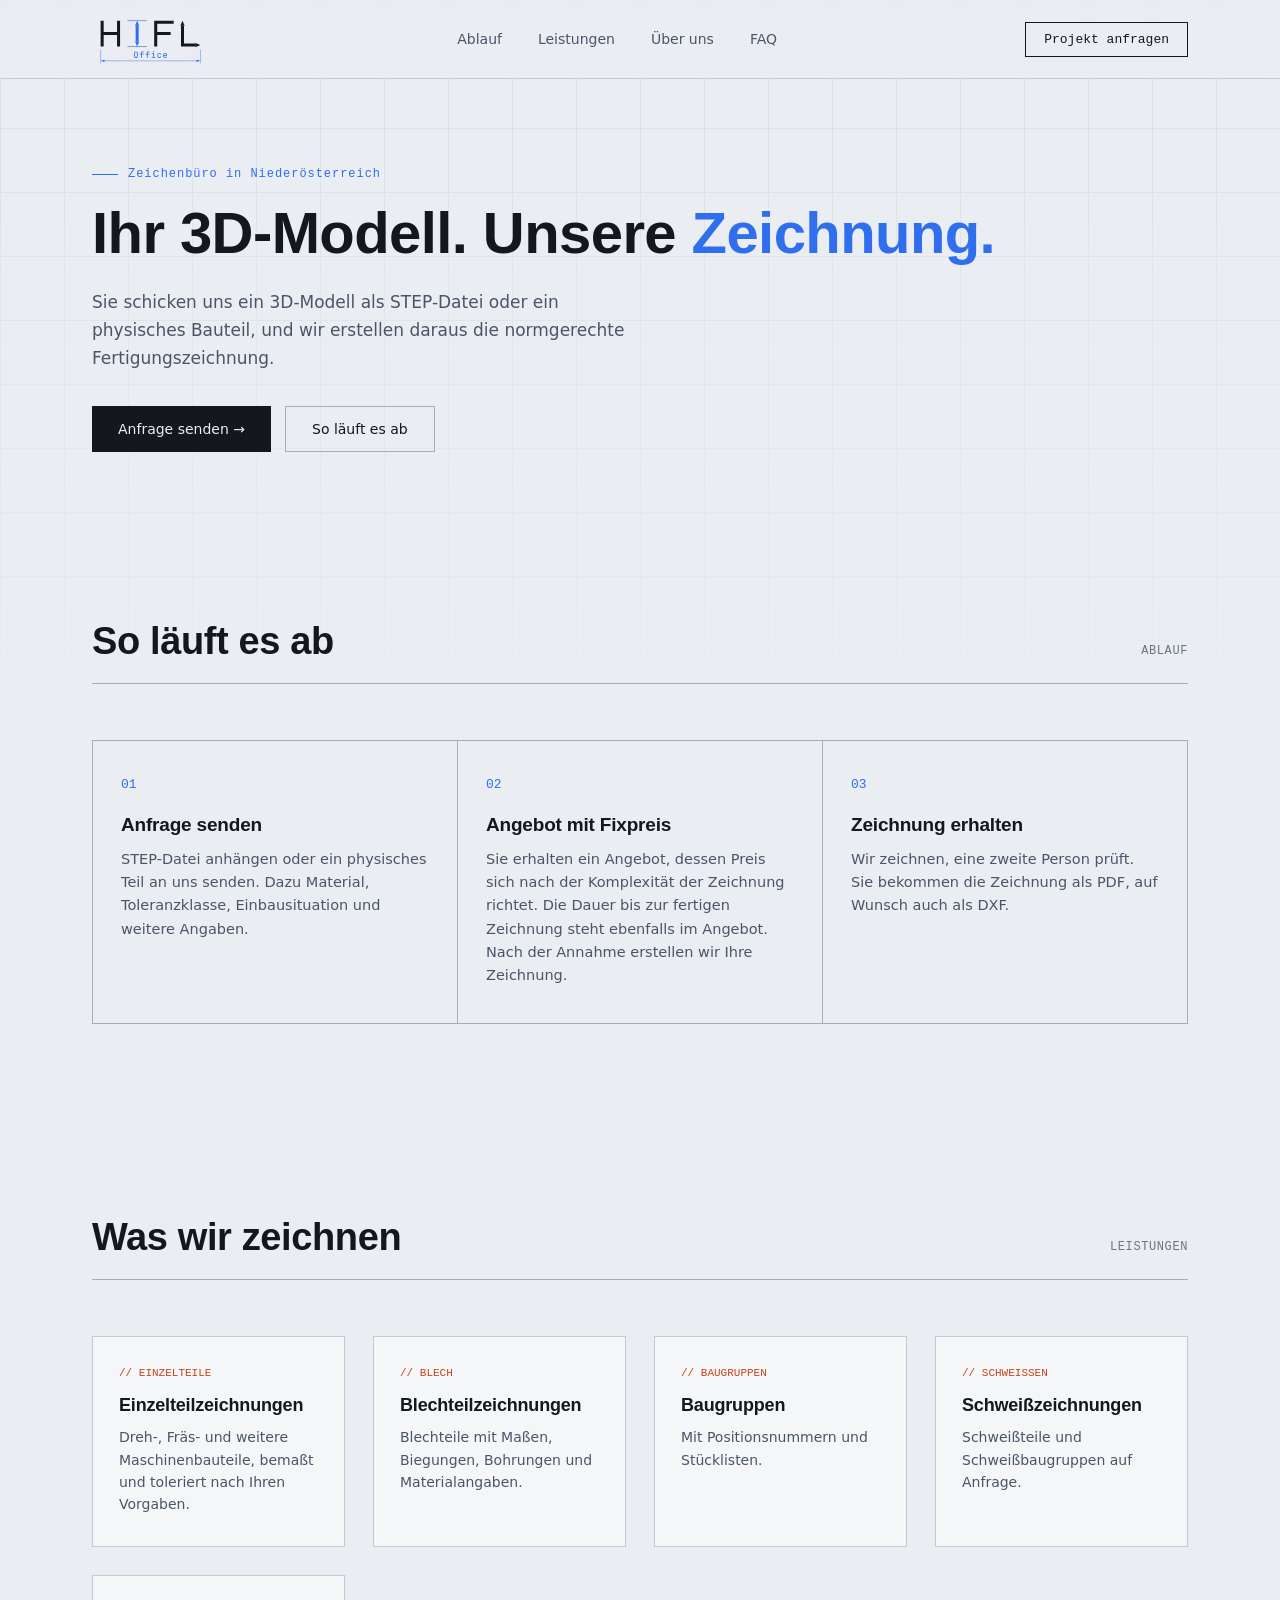
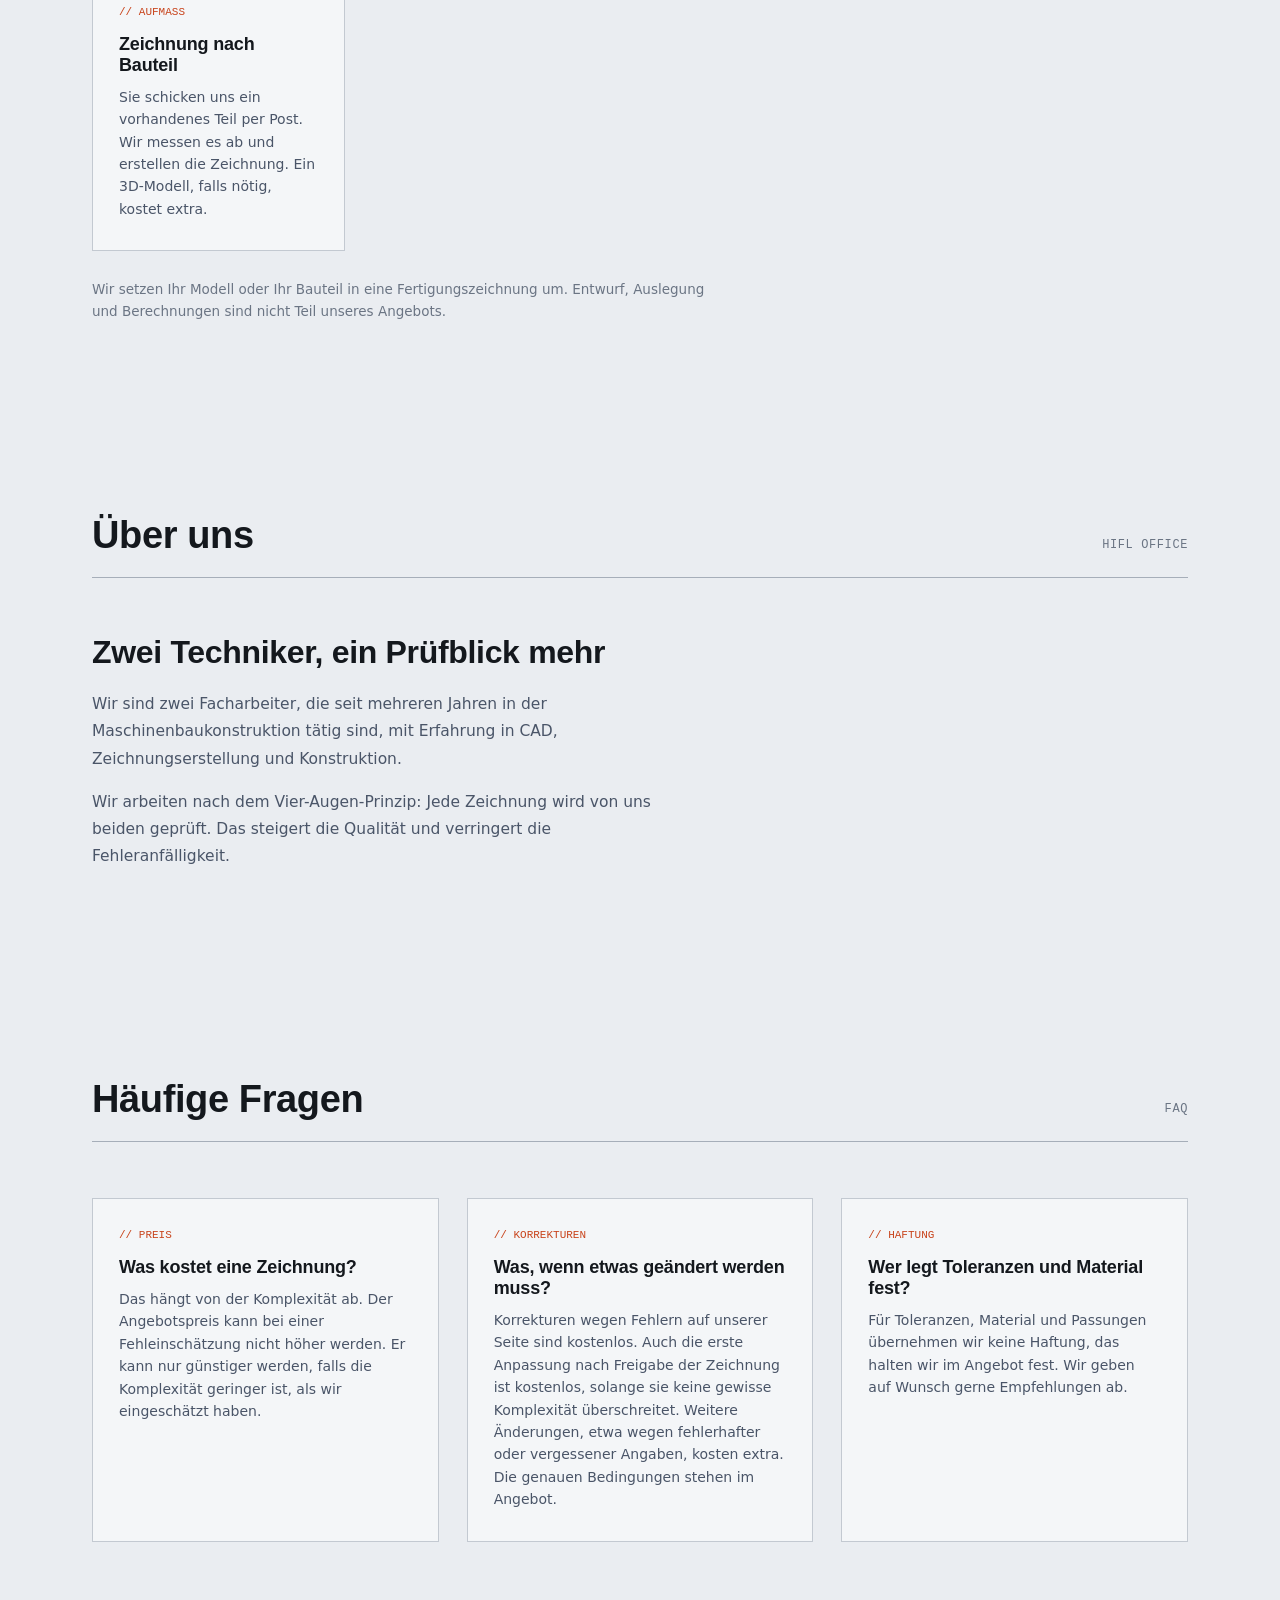
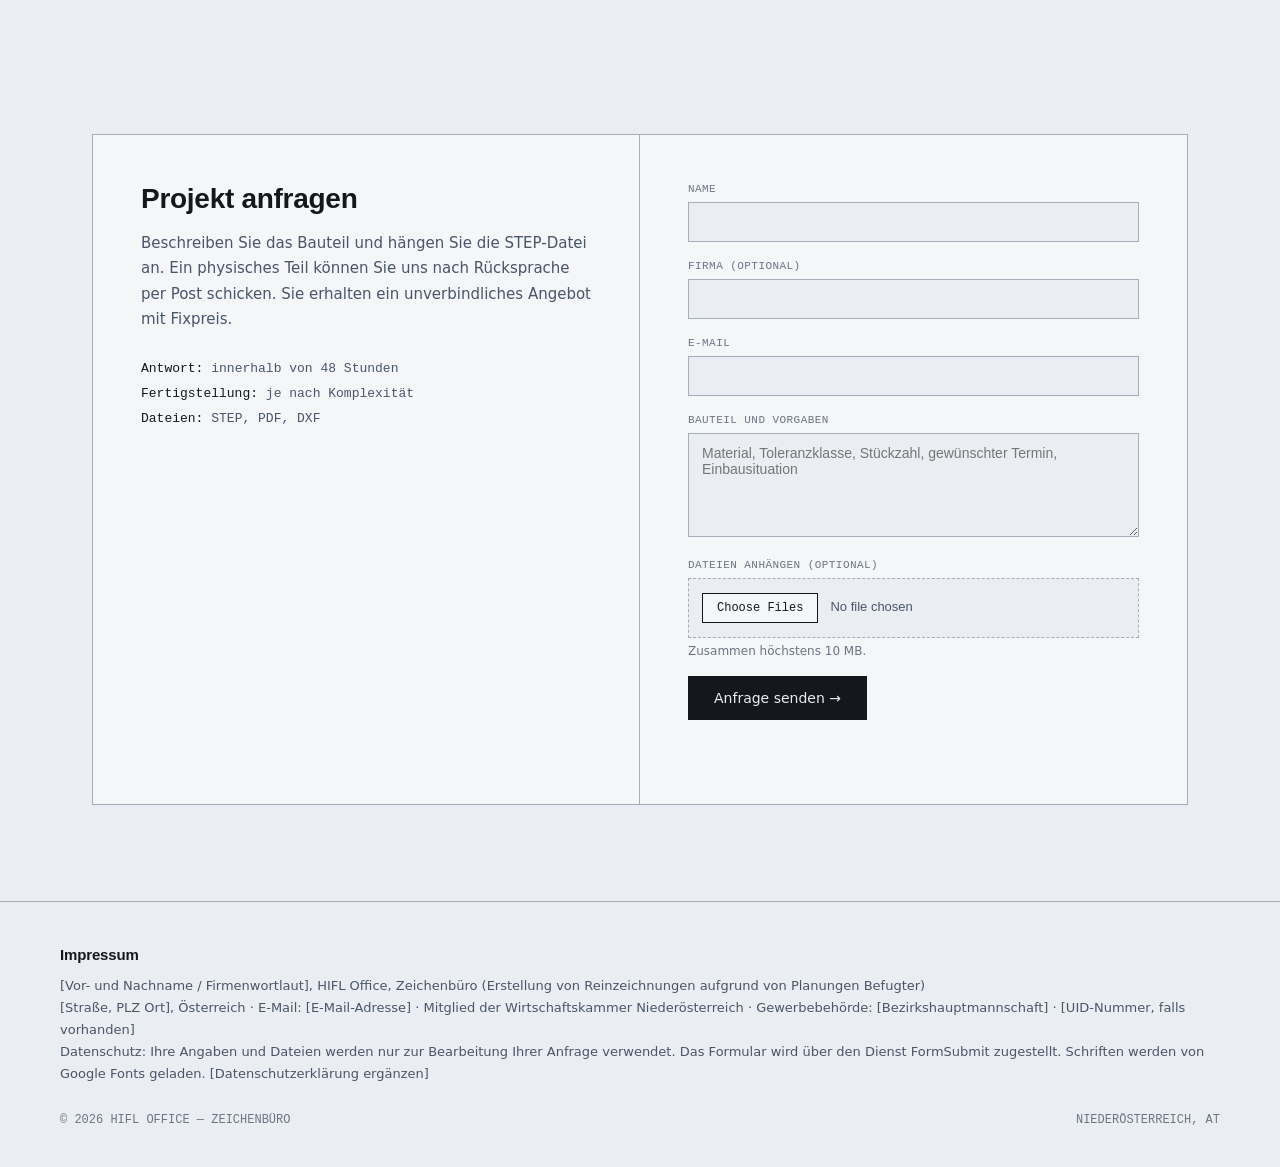
<file: index (5).html>
<!DOCTYPE html>
<html lang="de">
<head>
<meta charset="UTF-8">
<meta name="viewport" content="width=device-width, initial-scale=1.0">
<title>HIFL Office — Fertigungszeichnungen aus Ihrem 3D-Modell</title>
<meta name="description" content="HIFL Office – Zeichenbüro in Niederösterreich: normgerechte Fertigungszeichnungen aus STEP-Dateien oder physischen Bauteilen. Anfrage senden, Angebot mit Fixpreis erhalten.">
<meta property="og:title" content="HIFL Office — Fertigungszeichnungen aus Ihrem 3D-Modell">
<meta property="og:description" content="STEP-Datei oder Bauteil schicken, Angebot mit Fixpreis erhalten, Zeichnung zurückbekommen.">
<meta property="og:type" content="website">
<link rel="icon" href="data:image/svg+xml,%3Csvg xmlns='http://www.w3.org/2000/svg' viewBox='0 0 32 32'%3E%3Crect width='32' height='32' fill='%232F6FED'/%3E%3Cpath d='M9 6v20M23 6v20M9 16h14' stroke='white' stroke-width='3.5' fill='none'/%3E%3C/svg%3E">
<meta http-equiv="Content-Security-Policy" content="default-src 'self'; img-src 'self' data:; style-src 'self' 'unsafe-inline' https://fonts.googleapis.com; font-src https://fonts.gstatic.com; script-src 'self' 'unsafe-inline'; form-action https://formsubmit.co">
<link rel="preconnect" href="https://fonts.googleapis.com">
<link href="https://fonts.googleapis.com/css2?family=Space+Grotesk:wght@400;500;600;700&family=Inter:wght@400;500;600&family=JetBrains+Mono:wght@400;500&display=swap" rel="stylesheet">
<style>
  :root{
    --paper:#EAEDF1; --paper-raised:#F4F6F8; --ink:#14181D; --ink-soft:#4A5568; --ink-faint:#6B7584;
    --accent:#2F6FED; --accent-warn:#C8431B; --line:#C3C9D1; --line-strong:#A6AEB9;
  }
  *{margin:0;padding:0;box-sizing:border-box;}
  html{scroll-behavior:smooth; scroll-padding-top:80px;}
  body{background:var(--paper); color:var(--ink); font-family:'Inter',system-ui,sans-serif; -webkit-font-smoothing:antialiased; overflow-x:hidden;}
  @media (prefers-reduced-motion: reduce){
    *{animation-duration:0.01ms !important; animation-iteration-count:1 !important; transition-duration:0.01ms !important; scroll-behavior:auto !important;}
  }
  h1,h2,h3{font-family:'Space Grotesk',sans-serif; letter-spacing:-0.01em;}
  .mono{font-family:'JetBrains Mono',monospace;}
  a{color:inherit;}
  :focus-visible{outline:2px solid var(--accent); outline-offset:2px;}
  .wrap{max-width:1160px; margin:0 auto; padding:0 32px;}

  .grid-bg{
    position:fixed; inset:0; z-index:0; pointer-events:none;
    background-image:linear-gradient(var(--line) 1px, transparent 1px), linear-gradient(90deg, var(--line) 1px, transparent 1px);
    background-size:64px 64px; opacity:0.35; mask-image:linear-gradient(to bottom, black, transparent 85%);
  }

  /* Logo */
  .logo-svg{display:block; color:var(--ink);}

  header{position:sticky; top:0; z-index:50; background:rgba(234,237,241,0.9); backdrop-filter:blur(8px); border-bottom:1px solid var(--line);}
  .nav{display:flex; align-items:center; justify-content:space-between; padding:12px 32px; max-width:1160px; margin:0 auto;}
  .nav .logo-svg{height:54px; width:auto;}
  .nav-links{display:flex; gap:36px; font-size:14px; color:var(--ink-soft);}
  .nav-links a{text-decoration:none; transition:color .2s;}
  .nav-links a:hover{color:var(--accent);}
  .nav-cta{font-family:'JetBrains Mono',monospace; font-size:13px; border:1px solid var(--ink); padding:9px 18px; text-decoration:none; transition:all .2s;}
  .nav-cta:hover{background:var(--ink); color:var(--paper);}
  .nav-toggle{display:none; background:none; border:1px solid var(--line-strong); font-size:18px; line-height:1; padding:8px 12px; cursor:pointer; color:var(--ink);}

  /* Hero */
  .hero{position:relative; z-index:1; padding:88px 32px 72px; max-width:1160px; margin:0 auto; display:grid; grid-template-columns:1fr; gap:48px; align-items:center;}
  .eyebrow{font-family:'JetBrains Mono',monospace; font-size:12px; letter-spacing:.08em; color:var(--accent); display:flex; align-items:center; gap:10px; margin-bottom:22px;}
  .eyebrow::before{content:"";width:26px;height:1px;background:var(--accent);}
  .hero h1{font-size:clamp(36px,5vw,58px); line-height:1.05; font-weight:600; margin-bottom:24px;}
  .hero h1 em{font-style:normal; color:var(--accent);}
  .hero p{font-size:17px; line-height:1.65; color:var(--ink-soft); max-width:560px; margin-bottom:34px;}
  .hero-ctas{display:flex; gap:14px; flex-wrap:wrap;}
  .btn-primary{background:var(--ink); color:var(--paper); text-decoration:none; padding:14px 26px; font-size:14px; font-weight:500; display:inline-flex; align-items:center; gap:10px; transition:background .2s; border:none; cursor:pointer; font-family:inherit;}
  .btn-primary:hover{background:var(--accent);}
  .btn-primary:disabled{opacity:.6; cursor:wait;}
  .btn-secondary{text-decoration:none; padding:14px 26px; font-size:14px; font-weight:500; border:1px solid var(--line-strong); color:var(--ink); transition:border-color .2s, color .2s;}
  .btn-secondary:hover{border-color:var(--ink); color:var(--accent);}


  section{position:relative; z-index:1; padding:96px 0;}
  .section-head{display:flex; align-items:baseline; justify-content:space-between; border-bottom:1px solid var(--line-strong); padding-bottom:20px; margin-bottom:56px; flex-wrap:wrap; gap:12px;}
  .section-tag{font-family:'JetBrains Mono',monospace; font-size:12px; color:var(--ink-faint); letter-spacing:.05em;}
  .section-head h2{font-size:clamp(26px,3.4vw,38px); font-weight:600;}

  .process{display:grid; grid-template-columns:repeat(3,1fr); gap:1px; background:var(--line-strong); border:1px solid var(--line-strong);}
  .process-step{background:var(--paper); padding:36px 28px;}
  .step-no{font-family:'JetBrains Mono',monospace; color:var(--accent); font-size:13px; margin-bottom:22px; display:block;}
  .process-step h3{font-size:19px; font-weight:600; margin-bottom:12px;}
  .process-step p{font-size:14.5px; color:var(--ink-soft); line-height:1.6;}

  .services{display:grid; grid-template-columns:repeat(auto-fit, minmax(240px,1fr)); gap:28px;}
  .service-card{background:var(--paper-raised); border:1px solid var(--line); padding:30px 26px; transition:border-color .2s, transform .2s;}
  .service-card:hover{border-color:var(--accent); transform:translateY(-3px);}
  .service-card .tag{font-family:'JetBrains Mono',monospace; font-size:11px; color:var(--accent-warn); display:block; margin-bottom:16px;}
  .service-card h3{font-size:18px; margin-bottom:10px; font-weight:600;}
  .service-card p{font-size:14px; color:var(--ink-soft); line-height:1.6;}
  .limit{margin-top:28px; font-size:13.5px; color:var(--ink-faint); max-width:640px; line-height:1.6;}

  .about{max-width:640px;}
  .about h2{font-size:clamp(24px,3vw,32px); font-weight:600; margin-bottom:20px;}
  .about p{color:var(--ink-soft); line-height:1.75; font-size:15.5px; margin-bottom:16px; max-width:560px;}

  .contact-box{display:grid; grid-template-columns:1fr 1fr; border:1px solid var(--line-strong); background:var(--paper-raised);}
  .contact-info{padding:48px; border-right:1px solid var(--line-strong);}
  .contact-info h2{font-size:28px; font-weight:600; margin-bottom:16px;}
  .contact-info p{color:var(--ink-soft); font-size:15px; line-height:1.7; margin-bottom:28px;}
  .contact-detail{font-family:'JetBrains Mono',monospace; font-size:13px; margin-bottom:10px; color:var(--ink-soft);}
  .contact-detail strong{color:var(--ink); font-weight:500;}
  form{padding:48px; display:flex; flex-direction:column; gap:18px;}
  .field label{display:block; font-family:'JetBrains Mono',monospace; font-size:11px; color:var(--ink-faint); margin-bottom:7px; letter-spacing:.04em; text-transform:uppercase;}
  .field input, .field textarea{width:100%; background:var(--paper); border:1px solid var(--line-strong); padding:11px 13px; font-family:'Inter',sans-serif; font-size:14px; color:var(--ink); resize:vertical;}
  .field input:focus, .field textarea:focus{outline:2px solid var(--accent); outline-offset:1px; border-color:var(--accent);}
  .field input[type="file"]{border:1px dashed var(--line-strong); padding:14px 13px; font-size:13px; color:var(--ink-soft); cursor:pointer;}
  .field input[type="file"]::file-selector-button{font-family:'JetBrains Mono',monospace; font-size:12px; color:var(--ink); border:1px solid var(--ink); background:var(--paper-raised); padding:7px 14px; margin-right:12px; cursor:pointer;}
  .field input[type="file"]::file-selector-button:hover{background:var(--ink); color:var(--paper);}
  .hp{position:absolute; left:-9999px;}
  form .btn-primary{align-self:flex-start;}
  .form-note{font-size:12px; color:var(--ink-faint); margin-top:6px; word-break:break-word;}
  #form-status{font-size:13px; color:var(--accent); min-height:18px;}
  #form-status.err{color:var(--accent-warn);}

  footer{border-top:1px solid var(--line-strong); padding:40px 32px 32px; position:relative; z-index:1;}
  .impressum{max-width:1160px; margin:0 auto 28px; font-size:13px; color:var(--ink-soft); line-height:1.7;}
  .impressum h2{font-size:15px; margin-bottom:8px; color:var(--ink);}
  .footer-wrap{max-width:1160px; margin:0 auto; display:flex; justify-content:space-between; align-items:center; font-family:'JetBrains Mono',monospace; font-size:12px; color:var(--ink-faint); flex-wrap:wrap; gap:12px;}

  @media (max-width:860px){
    .nav-toggle{display:block;}
    .nav{position:relative;}
    .nav-links{display:none;}
    .nav-links.open{display:flex; flex-direction:column; gap:16px; position:absolute; top:100%; left:0; right:0; z-index:60; background:var(--paper); border-bottom:1px solid var(--line-strong); padding:20px 32px;}
    .nav-cta{display:none;}
    .nav .logo-svg{height:44px;}
    .hero{grid-template-columns:1fr; padding-top:56px;}
    .process, .about, .contact-box{grid-template-columns:1fr;}
    .contact-info{border-right:none; border-bottom:1px solid var(--line-strong);}
    .contact-info, form{padding:32px 24px;}
  }
</style>
</head>
<body>

<!-- Logo: HIFL mit Maßpfeilen, "Office" als Bemaßung -->
<svg width="0" height="0" style="position:absolute" aria-hidden="true">
  <symbol id="logo" viewBox="0 0 542 250">
<path d="M47 40V160M123 40V160M47 100H123" fill="none" stroke="#14181D" stroke-width="14"/>
  <path d="M164 40H254M164 160H254" fill="none" stroke="#2F6FED" stroke-width="3"/>
  <path d="M209 64V136" fill="none" stroke="#2F6FED" stroke-width="14"/>
  <path d="M209 40L199 64L219 64ZM209 160L199 136L219 136Z" fill="#2F6FED"/>
  <path d="M295 40V160M288 47H378M295 100H364" fill="none" stroke="#14181D" stroke-width="14"/>
  <path d="M419 64V153H478" fill="none" stroke="#14181D" stroke-width="14" stroke-linejoin="miter"/>
  <path d="M419 40L409 64L429 64ZM502 153L478 143L478 163Z" fill="#14181D"/>
  <g fill="none" stroke="#2F6FED" stroke-width="2">
    <path d="M40 174V238M502 174V238"/>
    <path d="M54 226H488"/>
  </g>
  <path d="M40 226L58 221L58 231ZM502 226L484 221L484 231Z" fill="#2F6FED"/>
  <path d="M203.5 212.4Q199.5 212.4 197.18 210.07999999999998Q194.86 207.76 194.86 203.52V191.24Q194.86 187.04 197.18 184.72Q199.5 182.4 203.5 182.4Q207.5 182.4 209.82 184.7Q212.14 187.0 212.14 191.24V203.52Q212.14 207.76 209.82 210.07999999999998Q207.5 212.4 203.5 212.4ZM203.5 208.88Q205.74 208.88 206.96 207.6Q208.18 206.32 208.18 203.92V190.84Q208.18 188.48 206.98000000000002 187.2Q205.78 185.92 203.5 185.92Q201.22 185.92 200.01999999999998 187.2Q198.82 188.48 198.82 190.84V203.92Q198.82 206.32 200.04 207.6Q201.26 208.88 203.5 208.88Z M226.94 212.0V196.6H220.62V193.0H226.94V188.56Q226.94 185.92 228.66 184.36Q230.38 182.8 233.34 182.8H239.78V186.36H233.34Q230.9 186.36 230.9 188.6V193.0H239.78V196.6H230.9V212.0Z M253.94 212.0V196.6H247.62V193.0H253.94V188.56Q253.94 185.92 255.66 184.36Q257.38 182.8 260.34 182.8H266.78V186.36H260.34Q257.9 186.36 257.9 188.6V193.0H266.78V196.6H257.9V212.0Z M275.82 212.0V208.4H283.54V193.6H276.62V190.0H287.5V208.4H294.74V212.0ZM285.14 186.12Q283.78 186.12 282.98 185.42000000000002Q282.18 184.72 282.18 183.52Q282.18 182.28 282.98 181.56Q283.78 180.84 285.14 180.84Q286.5 180.84 287.29999999999995 181.56Q288.09999999999997 182.28 288.09999999999997 183.52Q288.09999999999997 184.72 287.29999999999995 185.42000000000002Q286.5 186.12 285.14 186.12Z M311.82 212.4Q307.78 212.4 305.34 210.14Q302.9 207.88 302.9 203.92V198.04Q302.9 194.12 305.34 191.86Q307.78 189.6 311.82 189.6Q315.7 189.6 318.08 191.66Q320.46 193.72 320.58 197.28H316.66Q316.54 195.28 315.24 194.18Q313.94 193.07999999999998 311.82 193.07999999999998Q309.54 193.07999999999998 308.20000000000005 194.38Q306.86 195.68 306.86 198.04V203.92Q306.86 206.32 308.20000000000005 207.6Q309.54 208.88 311.82 208.88Q313.98 208.88 315.26 207.8Q316.54 206.72 316.66 204.72H320.58Q320.46 208.28 318.08 210.34Q315.7 212.4 311.82 212.4Z M338.5 212.4Q334.54 212.4 332.12 210.04000000000002Q329.7 207.68 329.7 203.6V198.4Q329.7 194.32 332.12 191.95999999999998Q334.54 189.6 338.5 189.6Q341.14 189.6 343.12 190.66Q345.1 191.72 346.20000000000005 193.62Q347.3 195.52 347.3 198.04V202.0H333.58V203.92Q333.58 206.32 334.9 207.68Q336.22 209.04 338.5 209.04Q340.42 209.04 341.65999999999997 208.32Q342.9 207.6 343.14 206.32H347.1Q346.7 209.12 344.34000000000003 210.76Q341.98 212.4 338.5 212.4ZM333.58 198.04V199.08H343.42V198.04Q343.42 195.52 342.14 194.16000000000003Q340.86 192.8 338.5 192.8Q336.14 192.8 334.86 194.16000000000003Q333.58 195.52 333.58 198.04Z" fill="#2F6FED"/>
  </symbol>
</svg>

<div class="grid-bg"></div>

<header>
  <div class="nav">
    <a href="#top" aria-label="HIFL Office – zum Seitenanfang" style="text-decoration:none">
      <svg class="logo-svg" viewBox="0 0 542 250" role="img" aria-label="HIFL Office"><use href="#logo"/></svg>
    </a>
    <button id="nav-toggle" class="nav-toggle" type="button" aria-expanded="false" aria-controls="main-nav" aria-label="Menü öffnen">☰</button>
    <nav id="main-nav" class="nav-links" aria-label="Hauptnavigation">
      <a href="#prozess">Ablauf</a>
      <a href="#leistungen">Leistungen</a>
      <a href="#ueber-uns">Über uns</a>
      <a href="#faq">FAQ</a>
    </nav>
    <a href="#kontakt" class="nav-cta">Projekt anfragen</a>
  </div>
</header>

<main id="top">
  <section class="hero" style="padding-bottom:72px; padding-top:88px;">
    <div>
      <div class="eyebrow">Zeichenbüro in Niederösterreich</div>
      <h1>Ihr 3D-Modell. Unsere <em>Zeichnung.</em></h1>
      <p>Sie schicken uns ein 3D-Modell als STEP-Datei oder ein physisches Bauteil, und wir erstellen daraus die normgerechte Fertigungszeichnung.</p>
      <div class="hero-ctas">
        <a href="#kontakt" class="btn-primary">Anfrage senden →</a>
        <a href="#prozess" class="btn-secondary">So läuft es ab</a>
      </div>
    </div>
  </section>

  <section id="prozess">
    <div class="wrap">
      <div class="section-head"><h2>So läuft es ab</h2><span class="section-tag">ABLAUF</span></div>
      <div class="process">
        <div class="process-step">
          <span class="step-no">01</span>
          <h3>Anfrage senden</h3>
          <p>STEP-Datei anhängen oder ein physisches Teil an uns senden. Dazu Material, Toleranzklasse, Einbausituation und weitere Angaben.</p>
        </div>
        <div class="process-step">
          <span class="step-no">02</span>
          <h3>Angebot mit Fixpreis</h3>
          <p>Sie erhalten ein Angebot, dessen Preis sich nach der Komplexität der Zeichnung richtet. Die Dauer bis zur fertigen Zeichnung steht ebenfalls im Angebot. Nach der Annahme erstellen wir Ihre Zeichnung.</p>
        </div>
        <div class="process-step">
          <span class="step-no">03</span>
          <h3>Zeichnung erhalten</h3>
          <p>Wir zeichnen, eine zweite Person prüft. Sie bekommen die Zeichnung als PDF, auf Wunsch auch als DXF.</p>
        </div>
      </div>
    </div>
  </section>

  <section id="leistungen">
    <div class="wrap">
      <div class="section-head"><h2>Was wir zeichnen</h2><span class="section-tag">LEISTUNGEN</span></div>
      <div class="services">
        <div class="service-card"><span class="tag mono">// EINZELTEILE</span><h3>Einzelteilzeichnungen</h3><p>Dreh-, Fräs- und weitere Maschinenbauteile, bemaßt und toleriert nach Ihren Vorgaben.</p></div>
        <div class="service-card"><span class="tag mono">// BLECH</span><h3>Blechteilzeichnungen</h3><p>Blechteile mit Maßen, Biegungen, Bohrungen und Materialangaben.</p></div>
        <div class="service-card"><span class="tag mono">// BAUGRUPPEN</span><h3>Baugruppen</h3><p>Mit Positionsnummern und Stücklisten.</p></div>
        <div class="service-card"><span class="tag mono">// SCHWEISSEN</span><h3>Schweißzeichnungen</h3><p>Schweißteile und Schweißbaugruppen auf Anfrage.</p></div>
        <div class="service-card"><span class="tag mono">// AUFMASS</span><h3>Zeichnung nach Bauteil</h3><p>Sie schicken uns ein vorhandenes Teil per Post. Wir messen es ab und erstellen die Zeichnung. Ein 3D-Modell, falls nötig, kostet extra.</p></div>
      </div>
      <p class="limit">Wir setzen Ihr Modell oder Ihr Bauteil in eine Fertigungszeichnung um. Entwurf, Auslegung und Berechnungen sind nicht Teil unseres Angebots.</p>
    </div>
  </section>

  <section id="ueber-uns">
    <div class="wrap">
      <div class="section-head"><h2>Über uns</h2><span class="section-tag">HIFL OFFICE</span></div>
      <div class="about">
        <h2>Zwei Techniker, ein Prüfblick mehr</h2>
        <p>Wir sind zwei Facharbeiter, die seit mehreren Jahren in der Maschinenbaukonstruktion tätig sind, mit Erfahrung in CAD, Zeichnungserstellung und Konstruktion.</p>
        <p>Wir arbeiten nach dem Vier-Augen-Prinzip: Jede Zeichnung wird von uns beiden geprüft. Das steigert die Qualität und verringert die Fehleranfälligkeit.</p>
      </div>
    </div>
  </section>

  <section id="faq">
    <div class="wrap">
      <div class="section-head"><h2>Häufige Fragen</h2><span class="section-tag">FAQ</span></div>
      <div class="services">
        <div class="service-card"><span class="tag mono">// PREIS</span><h3>Was kostet eine Zeichnung?</h3><p>Das hängt von der Komplexität ab. Der Angebotspreis kann bei einer Fehleinschätzung nicht höher werden. Er kann nur günstiger werden, falls die Komplexität geringer ist, als wir eingeschätzt haben.</p></div>
        <div class="service-card"><span class="tag mono">// KORREKTUREN</span><h3>Was, wenn etwas geändert werden muss?</h3><p>Korrekturen wegen Fehlern auf unserer Seite sind kostenlos. Auch die erste Anpassung nach Freigabe der Zeichnung ist kostenlos, solange sie keine gewisse Komplexität überschreitet. Weitere Änderungen, etwa wegen fehlerhafter oder vergessener Angaben, kosten extra. Die genauen Bedingungen stehen im Angebot.</p></div>
        <div class="service-card"><span class="tag mono">// HAFTUNG</span><h3>Wer legt Toleranzen und Material fest?</h3><p>Für Toleranzen, Material und Passungen übernehmen wir keine Haftung, das halten wir im Angebot fest. Wir geben auf Wunsch gerne Empfehlungen ab.</p></div>
      </div>
    </div>
  </section>

  <section id="kontakt">
    <div class="wrap">
      <div class="contact-box">
        <div class="contact-info">
          <h2>Projekt anfragen</h2>
          <p>Beschreiben Sie das Bauteil und hängen Sie die STEP-Datei an. Ein physisches Teil können Sie uns nach Rücksprache per Post schicken. Sie erhalten ein unverbindliches Angebot mit Fixpreis.</p>
          <div class="contact-detail"><strong>Antwort:</strong> innerhalb von 48 Stunden</div>
          <div class="contact-detail"><strong>Fertigstellung:</strong> je nach Komplexität</div>
          <div class="contact-detail"><strong>Dateien:</strong> STEP, PDF, DXF</div>
        </div>
        <form id="contact-form" action="https://formsubmit.co/n.himmelbauer214@gmail.com" method="POST" enctype="multipart/form-data">
          <input type="hidden" name="_subject" value="Neue Zeichnungsanfrage über HIFL Office">
          <input type="hidden" name="_template" value="table">
          <input type="text" name="_honey" class="hp" tabindex="-1" autocomplete="off" aria-hidden="true">
          <div class="field"><label for="name">Name</label><input type="text" id="name" name="Name" autocomplete="name" required></div>
          <div class="field"><label for="firma">Firma (optional)</label><input type="text" id="firma" name="Firma" autocomplete="organization"></div>
          <div class="field"><label for="email">E-Mail</label><input type="email" id="email" name="email" autocomplete="email" required></div>
          <div class="field"><label for="nachricht">Bauteil und Vorgaben</label><textarea id="nachricht" name="Nachricht" rows="5" required placeholder="Material, Toleranzklasse, Stückzahl, gewünschter Termin, Einbausituation"></textarea></div>
          <div class="field">
            <label for="dateien">Dateien anhängen (optional)</label>
            <input type="file" id="dateien" name="attachment" multiple accept=".step,.stp,.pdf,.dxf">
            <div class="form-note" id="file-info">Zusammen höchstens 10 MB.</div>
          </div>
          <button type="submit" class="btn-primary" id="send">Anfrage senden →</button>
          <div id="form-status" role="status" aria-live="polite"></div>
        </form>
      </div>
    </div>
  </section>
</main>

<footer>
  <div class="impressum">
    <h2>Impressum</h2>
    <p>[Vor- und Nachname / Firmenwortlaut], HIFL Office, Zeichenbüro (Erstellung von Reinzeichnungen aufgrund von Planungen Befugter)</p>
    <p>[Straße, PLZ Ort], Österreich · E-Mail: [E-Mail-Adresse] · Mitglied der Wirtschaftskammer Niederösterreich · Gewerbebehörde: [Bezirkshauptmannschaft] · [UID-Nummer, falls vorhanden]</p>
    <p>Datenschutz: Ihre Angaben und Dateien werden nur zur Bearbeitung Ihrer Anfrage verwendet. Das Formular wird über den Dienst FormSubmit zugestellt. Schriften werden von Google Fonts geladen. [Datenschutzerklärung ergänzen]</p>
  </div>
  <div class="footer-wrap">
    <span>© 2026 HIFL OFFICE — ZEICHENBÜRO</span>
    <span>NIEDERÖSTERREICH, AT</span>
  </div>
</footer>

<script>
const header = document.querySelector('header');
window.addEventListener('scroll', () => {
  header.style.borderBottomColor = window.scrollY > 8 ? 'var(--line-strong)' : 'var(--line)';
}, { passive: true });

const revealTargets = document.querySelectorAll('.process-step, .service-card');
revealTargets.forEach(el => { el.style.opacity = 0; el.style.transform = 'translateY(14px)'; el.style.transition = 'opacity .5s ease, transform .5s ease'; });
const io = new IntersectionObserver((entries) => {
  entries.forEach(entry => {
    if (entry.isIntersecting) { entry.target.style.opacity = 1; entry.target.style.transform = 'translateY(0)'; io.unobserve(entry.target); }
  });
}, { threshold: 0.15 });
revealTargets.forEach(el => io.observe(el));

const navToggle = document.getElementById('nav-toggle');
const mainNav = document.getElementById('main-nav');
navToggle.addEventListener('click', () => {
  const expanded = navToggle.getAttribute('aria-expanded') === 'true';
  navToggle.setAttribute('aria-expanded', String(!expanded));
  mainNav.classList.toggle('open');
});
mainNav.querySelectorAll('a').forEach(link => link.addEventListener('click', () => {
  navToggle.setAttribute('aria-expanded', 'false');
  mainNav.classList.remove('open');
}));

const MAX = 10 * 1024 * 1024;
const form = document.getElementById('contact-form');
const input = document.getElementById('dateien');
const info = document.getElementById('file-info');
const statusEl = document.getElementById('form-status');
const sendBtn = document.getElementById('send');
const total = () => Array.from(input.files).reduce((s, f) => s + f.size, 0);

input.addEventListener('change', () => {
  const n = input.files.length;
  info.textContent = n ? n + (n === 1 ? ' Datei' : ' Dateien') + ', zusammen ' + (total() / 1048576).toFixed(1).replace('.', ',') + ' MB' : 'Zusammen höchstens 10 MB.';
});
form.addEventListener('submit', (e) => {
  statusEl.className = '';
  if (total() > MAX) {
    e.preventDefault();
    statusEl.className = 'err';
    statusEl.textContent = 'Die Dateien sind zusammen größer als 10 MB. Bitte weniger oder kleinere Dateien anhängen.';
    return;
  }
  sendBtn.disabled = true;
  statusEl.textContent = 'Anfrage wird gesendet …';
});
</script>
</body>
</html>
</file>
